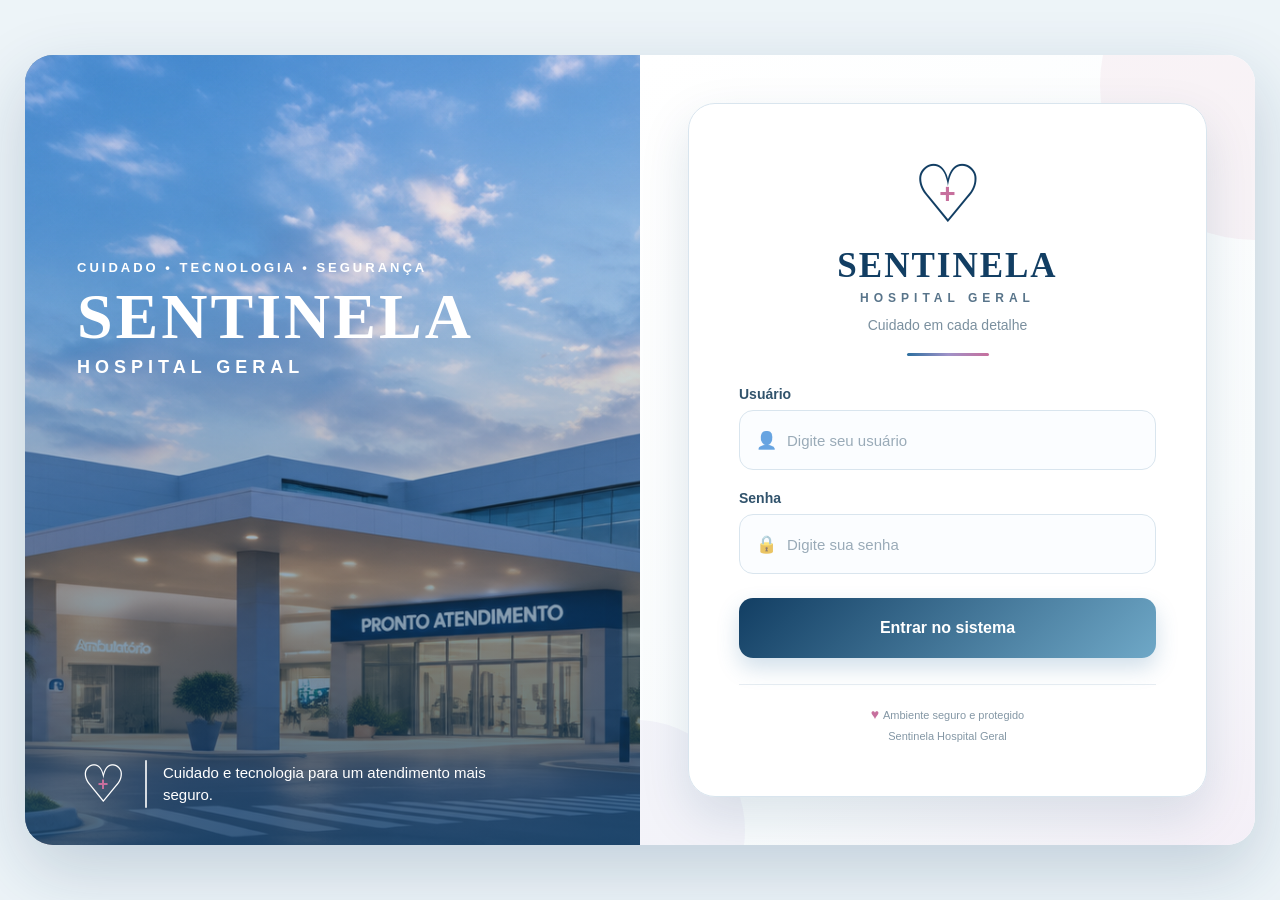
<file: frontend/index.html>
<!DOCTYPE html>
<html lang="pt-BR">
<head>
  <meta charset="UTF-8">
  <meta name="viewport" content="width=device-width, initial-scale=1.0">

  <title>Sentinela - Hospital Geral</title>

  <style>
    * {
      margin: 0;
      padding: 0;
      box-sizing: border-box;
    }

    :root {
      --azul-escuro: #123e63;
      --azul: #2d6f9f;
      --azul-claro: #6fa8c7;
      --rosa: #c76f9d;
      --lilas: #9f92c8;
      --fundo: #edf4f8;
      --texto: #24435b;
      --borda: #d9e5ee;
    }

    body {
      min-height: 100vh;
      background: var(--fundo);
      font-family: Arial, Helvetica, sans-serif;

      display: flex;
      justify-content: center;
      align-items: center;

      padding: 25px;
    }

    .login-container {
      width: 100%;
      max-width: 1400px;
      min-height: 730px;

      background: white;
      border-radius: 28px;
      overflow: hidden;

      display: grid;
      grid-template-columns: 1fr 1fr;

      box-shadow:
        0 25px 70px rgba(18, 62, 99, 0.20);
    }

    /* =========================
       LADO DO HOSPITAL
       ========================= */

    .hospital {
      position: relative;
      min-height: 730px;
      overflow: hidden;

      display: flex;
      align-items: flex-end;

      padding: 52px;

      background: #7890a5;
    }

    .hospital img {
      position: absolute;

      inset: 0;

      width: 100%;
      height: 100%;

      object-fit: cover;
      object-position: center;

      z-index: 0;
    }

    .hospital::after {
      content: "";

      position: absolute;

      inset: 0;

      background:
        linear-gradient(
          to top,
          rgba(18, 62, 99, 0.78),
          rgba(18, 62, 99, 0.12) 68%,
          rgba(18, 62, 99, 0.03)
        );

      z-index: 1;

      pointer-events: none;
    }

    .hospital-text {
      position: relative;

      z-index: 2;

      color: white;

      max-width: 620px;

      transform: translateY(-400px);
    }

    .mini {
      font-size: 13px;

      letter-spacing: 3px;

      font-weight: bold;

      margin-bottom: 10px;
    }

    .hospital h1 {
      font-family:
        Georgia,
        "Times New Roman",
        serif;

      font-size:
        clamp(44px, 5vw, 72px);

      letter-spacing: 3px;

      line-height: 1;

      margin-bottom: 8px;
    }

    .hospital h2 {
      font-size: 18px;

      letter-spacing: 5px;

      margin-bottom: 15px;
    }

    /* =========================
       FRASE COM CORAÇÃO
       ========================= */

    .hospital-slogan {
      position: absolute;

      left: 52px;
      bottom: 35px;

      z-index: 3;

      display: flex;

      align-items: center;

      color: white;
    }

    .slogan-icon {
      width: 52px;
      height: 52px;

      position: relative;

      flex-shrink: 0;
    }

    .slogan-icon::before {
      content: "♡";

      position: absolute;

      inset: 0;

      display: flex;

      align-items: center;

      justify-content: center;

      color: white;

      font-size: 52px;

      line-height: 1;
    }

    .slogan-icon::after {
      content: "+";

      position: absolute;

      left: 50%;
      top: 50%;

      transform:
        translate(-50%, -50%);

      color: var(--rosa);

      font-size: 18px;

      font-weight: bold;
    }

    .slogan-line {
      width: 2px;

      height: 48px;

      margin: 0 16px;

      background: rgba(255, 255, 255, 0.8);

      border-radius: 5px;
    }

    .hospital-slogan p {
      margin: 0;

      max-width: 360px;

      color: white;

      font-size: 15px;

      line-height: 1.45;

      font-weight: 500;
    }

    /* =========================
       LADO DO LOGIN
       ========================= */

    .login-side {
      position: relative;

      background:
        linear-gradient(
          145deg,
          #ffffff 0%,
          #f9fcfd 70%,
          #f4eff7 100%
        );

      display: flex;

      align-items: center;

      justify-content: center;

      padding: 48px;

      overflow: hidden;
    }

    .login-side::before {
      content: "";

      position: absolute;

      width: 310px;
      height: 310px;

      border-radius: 50%;

      background:
        rgba(199, 111, 157, 0.08);

      right: -155px;
      top: -125px;
    }

    .login-side::after {
      content: "";

      position: absolute;

      width: 220px;
      height: 220px;

      border-radius: 50%;

      background:
        rgba(159, 146, 200, 0.08);

      left: -115px;
      bottom: -95px;
    }

    /* =========================
       CARD
       ========================= */

    .login-card {
      width: 100%;

      max-width: 520px;

      position: relative;

      z-index: 3;

      background:
        rgba(255, 255, 255, 0.98);

      border:
        1px solid var(--borda);

      border-radius: 27px;

      padding: 50px;

      box-shadow:
        0 20px 50px
        rgba(18, 62, 99, 0.13);
    }

    /* =========================
       LOGO
       ========================= */

    .logo {
      text-align: center;

      margin-bottom: 28px;
    }

    .logo-icon {
      width: 80px;
      height: 80px;

      margin: 0 auto 12px;

      position: relative;
    }

    .logo-icon::before {
      content: "♡";

      position: absolute;

      inset: 0;

      display: flex;

      align-items: center;

      justify-content: center;

      color:
        var(--azul-escuro);

      font-size: 80px;
    }

    .logo-icon::after {
      content: "+";

      position: absolute;

      left: 50%;
      top: 50%;

      transform:
        translate(-50%, -50%);

      color: var(--rosa);

      font-size: 28px;

      font-weight: bold;
    }

    .logo h1 {
      color:
        var(--azul-escuro);

      font-family:
        Georgia,
        "Times New Roman",
        serif;

      font-size: 35px;

      letter-spacing: 2px;
    }

    .logo h2 {
      color: #58748a;

      font-size: 12px;

      letter-spacing: 5px;

      margin-top: 5px;
    }

    .logo p {
      color: #7b909f;

      font-size: 14px;

      margin-top: 12px;
    }

    .linha {
      width: 82px;

      height: 3px;

      margin:
        20px auto 30px;

      border-radius: 10px;

      background:
        linear-gradient(
          90deg,
          var(--azul),
          var(--lilas),
          var(--rosa)
        );
    }

    /* =========================
       CAMPOS
       ========================= */

    .campo {
      margin-bottom: 20px;
    }

    .campo label {
      display: block;

      color: #31536c;

      font-size: 14px;

      font-weight: bold;

      margin-bottom: 8px;
    }

    .input-container {
      position: relative;
    }

    .icone {
      position: absolute;

      left: 17px;

      top: 50%;

      transform:
        translateY(-50%);

      font-size: 17px;

      opacity: 0.65;

      z-index: 2;
    }

    .campo input {
      width: 100%;

      height: 60px;

      border:
        1px solid var(--borda);

      border-radius: 14px;

      background: #fbfdff;

      color: var(--texto);

      font-size: 15px;

      padding:
        0 16px 0 47px;

      outline: none;

      transition: 0.2s;
    }

    .campo input::placeholder {
      color: #9aabb8;
    }

    .campo input:focus {
      border-color:
        var(--azul-claro);

      background: white;

      box-shadow:
        0 0 0 4px
        rgba(76, 143, 181, 0.12);
    }

    /* =========================
       BOTÃO
       ========================= */

    .btn-entrar {
      width: 100%;

      height: 60px;

      border: none;

      border-radius: 14px;

      background:
        linear-gradient(
          135deg,
          var(--azul-escuro),
          var(--azul-claro)
        );

      color: white;

      font-size: 16px;

      font-weight: bold;

      cursor: pointer;

      box-shadow:
        0 10px 22px
        rgba(45, 111, 159, 0.22);

      transition: 0.2s;

      margin-top: 4px;
    }

    .btn-entrar:hover {
      transform:
        translateY(-1px);

      filter:
        brightness(1.04);
    }

    .btn-entrar:disabled {
      opacity: 0.7;

      cursor: wait;

      transform: none;
    }

    /* =========================
       RODAPÉ
       ========================= */

    .rodape {
      text-align: center;

      border-top:
        1px solid #e7edf2;

      margin-top: 26px;

      padding-top: 18px;

      color: #8497a5;

      font-size: 11px;

      line-height: 1.7;
    }

    .coracao {
      color: var(--rosa);

      font-size: 14px;
    }

    /* =========================
       CELULAR
       ========================= */

    @media (max-width: 900px) {

      body {
        padding: 12px;
      }

      .login-container {
        grid-template-columns: 1fr;

        min-height: auto;
      }

      .hospital {
        min-height: 430px;
      }

      .login-side {
        padding: 30px 20px;
      }
    }

    @media (max-width: 520px) {

      .hospital {
        min-height: 330px;

        padding: 25px;
      }

      .hospital-text {
        transform: translateY(-180px);
      }

      .hospital h1 {
        font-size: 40px;
      }

      .hospital h2 {
        font-size: 13px;

        letter-spacing: 3px;
      }

      .hospital-slogan {
        left: 25px;

        bottom: 25px;
      }

      .slogan-icon {
        width: 44px;
        height: 44px;
      }

      .slogan-icon::before {
        font-size: 44px;
      }

      .slogan-icon::after {
        font-size: 15px;
      }

      .slogan-line {
        height: 42px;

        margin: 0 12px;
      }

      .hospital-slogan p {
        max-width: 270px;

        font-size: 13px;

        line-height: 1.4;
      }

      .login-card {
        padding:
          30px 23px;
      }

      .logo h1 {
        font-size: 27px;
      }
    }

  </style>
</head>

<body>

  <main class="login-container">

    <!-- =========================
         HOSPITAL
         ========================= -->

    <section class="hospital">

      <!-- COLOQUE A NOVA IMAGEM NA PASTA frontend
           COM O NOME: sentinela-hospital-bg.jpg -->

      <img
        src="file_000000009c78820e97ea46b3f62877cf.png"
        alt="Hospital Geral Sentinela"
      >

      <div class="hospital-text">

        <div class="mini">
          CUIDADO • TECNOLOGIA • SEGURANÇA
        </div>

        <h1>
          SENTINELA
        </h1>

        <h2>
          HOSPITAL GERAL
        </h2>

      </div>


      <div class="hospital-slogan">

        <div class="slogan-icon"></div>

        <div class="slogan-line"></div>

        <p>
          Cuidado e tecnologia para um atendimento mais seguro.
        </p>

      </div>

    </section>


    <!-- =========================
         LOGIN
         ========================= -->

    <section class="login-side">

      <div class="login-card">

        <div class="logo">

          <div class="logo-icon"></div>

          <h1>
            SENTINELA
          </h1>

          <h2>
            HOSPITAL GERAL
          </h2>

          <p>
            Cuidado em cada detalhe
          </p>

          <div class="linha"></div>

        </div>


        <div class="campo">

          <label for="usuario">
            Usuário
          </label>

          <div class="input-container">

            <span class="icone">
              👤
            </span>

            <input
              type="text"
              id="usuario"
              placeholder="Digite seu usuário"
              autocomplete="username"
            >

          </div>

        </div>


        <div class="campo">

          <label for="senha">
            Senha
          </label>

          <div class="input-container">

            <span class="icone">
              🔒
            </span>

            <input
              type="password"
              id="senha"
              placeholder="Digite sua senha"
              autocomplete="current-password"
            >

          </div>

        </div>


        <button
          class="btn-entrar"
          id="btnEntrar"
          onclick="login()"
        >
          Entrar no sistema
        </button>


        <div class="rodape">

          <span class="coracao">
            ♥
          </span>

          Ambiente seguro e protegido

          <br>

          Sentinela Hospital Geral

        </div>


      </div>

    </section>

  </main>


  <script>

    async function login() {

      const usuario =
        document
          .getElementById("usuario")
          .value
          .trim();

      const senha =
        document
          .getElementById("senha")
          .value;

      const botao =
        document
          .getElementById("btnEntrar");


      if (!usuario || !senha) {

        alert(
          "Por favor, preencha o usuário e a senha."
        );

        return;
      }


      botao.disabled = true;

      botao.innerText =
        "Entrando...";


      try {

        const resposta =
          await fetch(
            "/login",
            {
              method: "POST",

              headers: {
                "Content-Type":
                  "application/json"
              },

              body: JSON.stringify({
                usuario: usuario,
                senha: senha
              })
            }
          );


        if (!resposta.ok) {

          throw new Error(
            "Erro no servidor"
          );

        }


        const data =
          await resposta.json();


        if (data.tipo === "triagem") {

          window.location.href =
            "triagem.html";

          return;
        }


        if (data.tipo === "medico") {

          window.location.href =
            "medico.html";

          return;
        }


        if (data.tipo === "atendimento") {

          window.location.href =
            "atendimento.html";

          return;
        }


        alert(
          "Usuário ou senha inválidos."
        );


        botao.disabled = false;

        botao.innerText =
          "Entrar no sistema";

      }


      catch (erro) {

        console.error(
          "Erro:",
          erro
        );

        alert(
          "Não foi possível conectar ao servidor."
        );

        botao.disabled = false;

        botao.innerText =
          "Entrar no sistema";

      }

    }


    document.addEventListener(
      "keydown",
      function(event) {

        if (event.key === "Enter") {

          login();

        }

      }
    );

  </script>

</body>
</html>
</file>
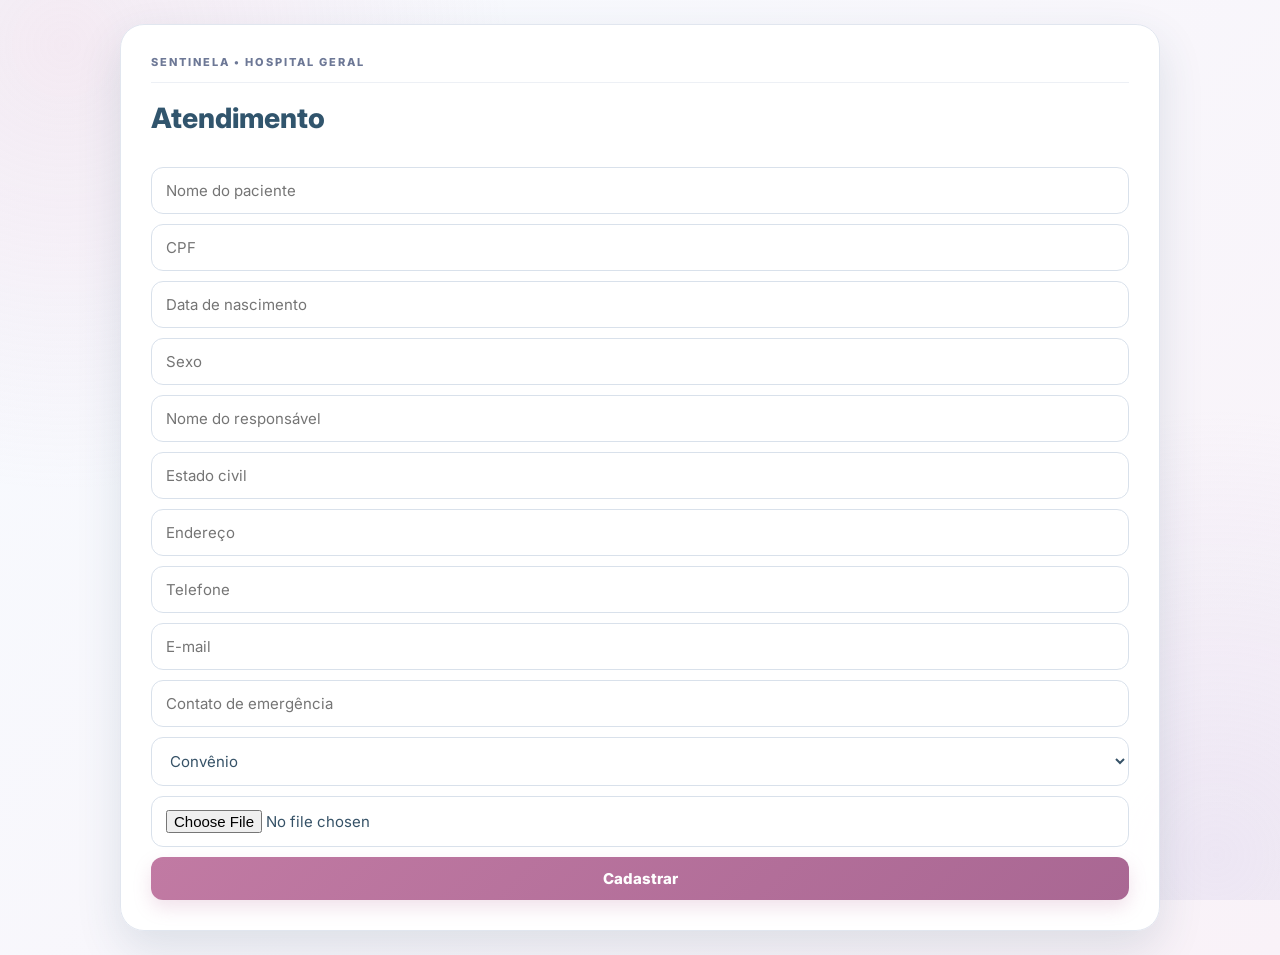
<file: frontend/atendimento.html>
<!DOCTYPE html>
<html lang="pt-BR">

<head>
  <meta charset="UTF-8">
  <meta name="viewport" content="width=device-width, initial-scale=1.0">

  <title>Atendimento - Sentinela</title>

  <link rel="stylesheet" href="css/style.css">
  <link rel="stylesheet" href="css/estilo-novo.css">
</head>

<body>

<div class="container">

  <h2>Atendimento</h2>

  <input
    id="nome"
    type="text"
    placeholder="Nome do paciente"
  >

  <input
    id="cpf"
    type="text"
    placeholder="CPF"
  >

  <input
    id="data"
    type="text"
    placeholder="Data de nascimento"
  >

  <input
    id="sexo"
    type="text"
    placeholder="Sexo"
  >

  <input
    id="responsavel"
    type="text"
    placeholder="Nome do responsável"
  >

  <input
    id="estadoCivil"
    type="text"
    placeholder="Estado civil"
  >

  <input
    id="endereco"
    type="text"
    placeholder="Endereço"
  >

  <input
    id="telefone"
    type="text"
    placeholder="Telefone"
  >

  <input
    id="email"
    type="email"
    placeholder="E-mail"
  >

  <input
    id="contatoEmergencia"
    type="text"
    placeholder="Contato de emergência"
  >

  <select id="tipo">

    <option value="Convenio">
      Convênio
    </option>

    <option value="Particular">
      Particular
    </option>

  </select>

  <input
    type="file"
    id="foto"
  >

  <button
    type="button"
    onclick="cadastrar()"
  >
    Cadastrar
  </button>

</div>


<script>

async function cadastrar() {

  const nome =
    document.getElementById("nome").value.trim();

  const cpf =
    document.getElementById("cpf").value.trim();

  const tipo =
    document.getElementById("tipo").value;


  // Verifica se o nome foi preenchido
  if (!nome) {

    alert("Digite o nome do paciente.");

    return;
  }


  try {

    const resposta = await fetch("/atendimento", {

      method: "POST",

      headers: {
        "Content-Type": "application/json"
      },

      body: JSON.stringify({

        nome: nome,

        cpf: cpf,

        tipo: tipo

      })

    });


    if (!resposta.ok) {

      throw new Error(
        "Erro ao cadastrar paciente."
      );

    }


    const paciente =
      await resposta.json();


    console.log(
      "Paciente cadastrado:",
      paciente
    );


    alert(
      "✅ Paciente cadastrado com sucesso!\n\n" +
      "O paciente foi enviado para a triagem."
    );


    // Limpa os campos principais
    document.getElementById("nome").value = "";
    document.getElementById("cpf").value = "";


  } catch (erro) {

    console.error(erro);

    alert(
      "❌ Não foi possível cadastrar o paciente.\n" +
      "Verifique se o servidor está funcionando."
    );

  }

}

</script>

</body>
</html>
</file>
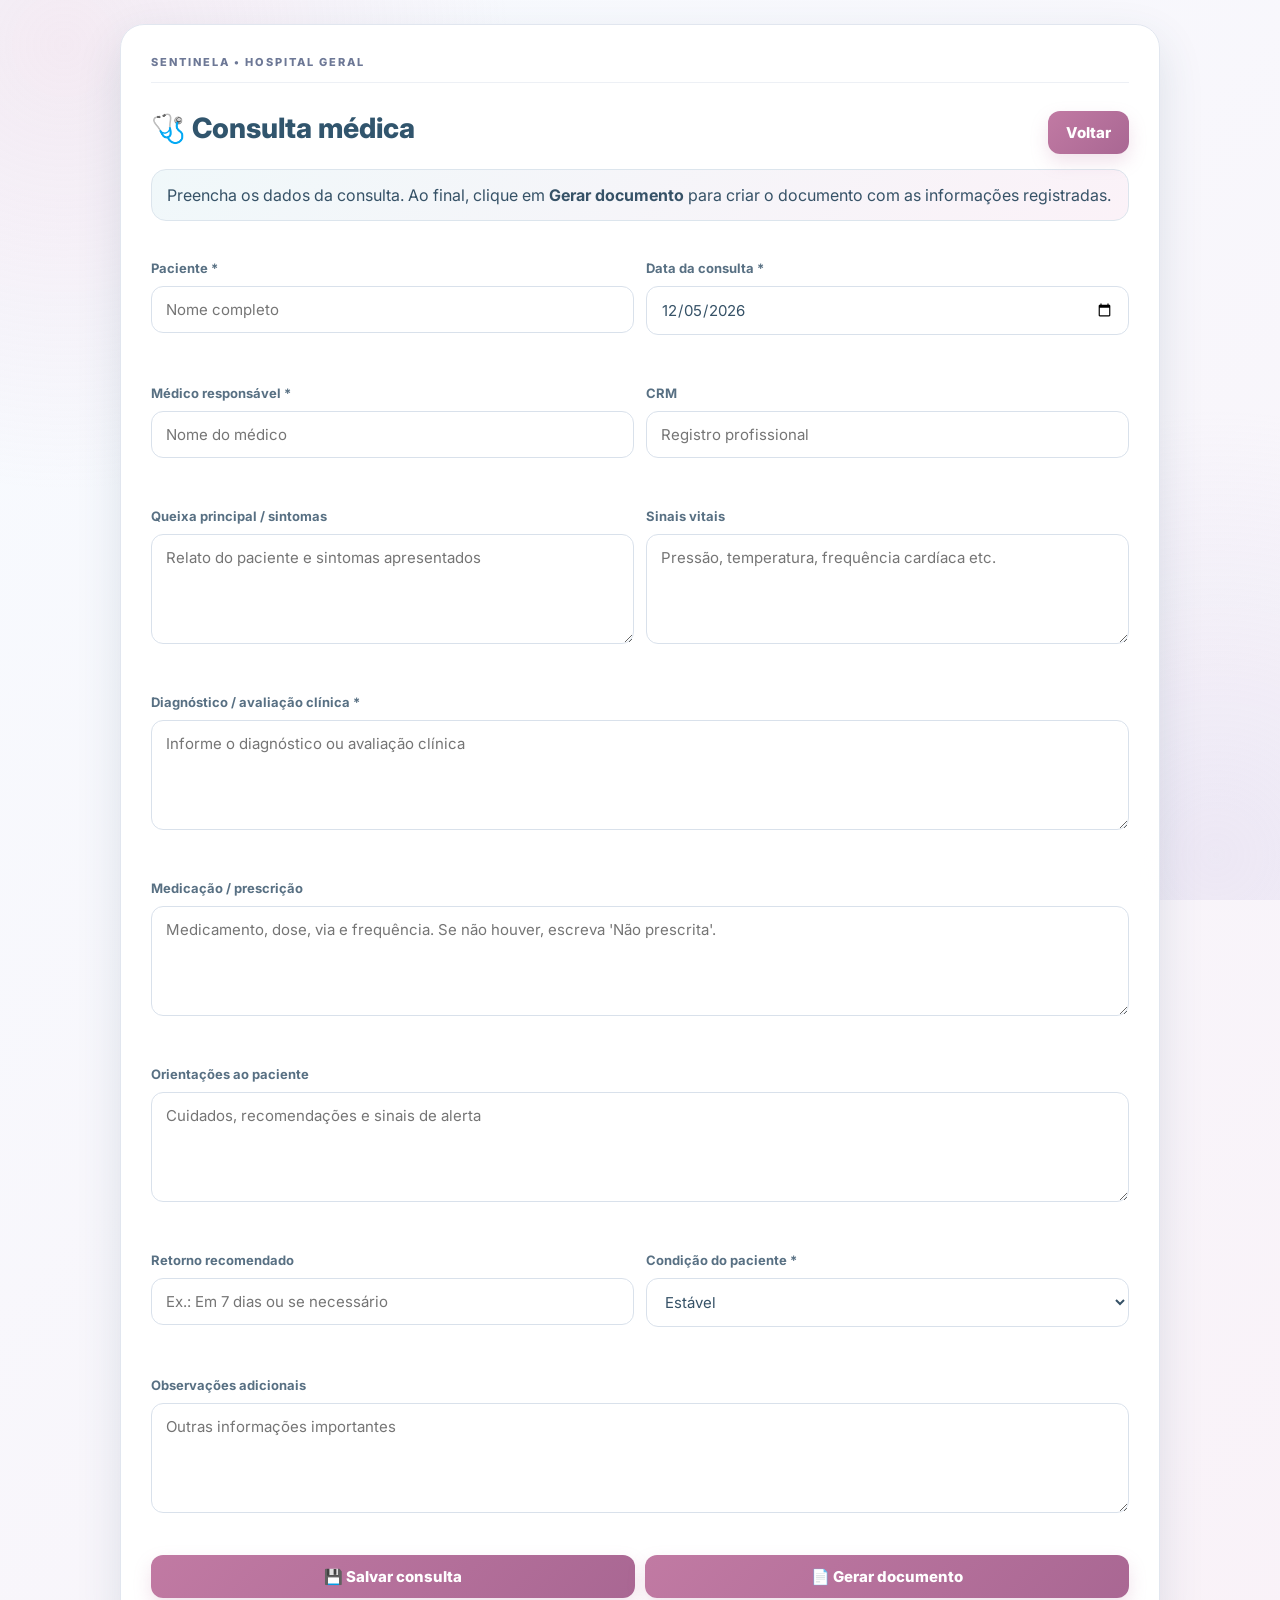
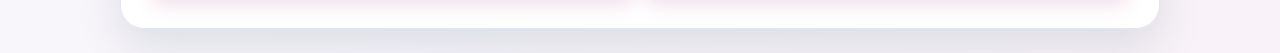
<file: frontend/consulta.html>
<!DOCTYPE html>
<html lang="pt-BR">

<head>
  <meta charset="UTF-8">
  <meta name="viewport" content="width=device-width, initial-scale=1.0">

  <title>Consulta médica - Sentinela</title>

  <link rel="stylesheet" href="css/style.css">

  <style>
    .topo {
      display: flex;
      justify-content: space-between;
      align-items: center;
      gap: 12px;
      flex-wrap: wrap;
    }

    .grid {
      display: grid;
      grid-template-columns: repeat(2, minmax(0, 1fr));
      gap: 12px;
    }

    .campo {
      display: flex;
      flex-direction: column;
    }

    .campo label {
      font-weight: bold;
      margin-top: 10px;
      color: #333;
    }

    .campo input,
    .campo select,
    .campo textarea {
      box-sizing: border-box;
    }

    .campo.full {
      grid-column: 1 / -1;
    }

    .acoes {
      display: flex;
      gap: 10px;
      flex-wrap: wrap;
      margin-top: 18px;
    }

    .acoes button {
      flex: 1;
      min-width: 180px;
    }

    .btn-sec {
      background: #6c757d;
    }

    .btn-sec:hover {
      background: #545b62;
    }

    .aviso {
      padding: 12px;
      border-radius: 8px;
      background: #f0f4ff;
      border: 1px solid #d0d8f0;
      color: #34495e;
      margin: 15px 0;
    }

    @media(max-width:650px) {
      .grid {
        grid-template-columns: 1fr;
      }
    }

    @media print {
      body {
        background: white;
      }

      .container {
        width: 100%;
        max-width: none;
        box-shadow: none;
        margin: 0;
        padding: 0;
      }

      .acoes,
      .aviso {
        display: none;
      }

      input,
      select,
      textarea {
        border: 1px solid #999 !important;
      }

      .topo button {
        display: none;
      }
    }
  </style>

  <link rel="stylesheet" href="css/estilo-novo.css">
</head>

<body>

  <div class="container">

    <div class="topo">
      <h2 style="margin:0">🩺 Consulta médica</h2>

      <button
        type="button"
        style="width:auto"
        onclick="window.close()">
        Voltar
      </button>
    </div>

    <div class="aviso">
      Preencha os dados da consulta. Ao final, clique em
      <b>Gerar documento</b>
      para criar o documento com as informações registradas.
    </div>

    <form id="consultaForm">

      <div class="grid">

        <div class="campo">
          <label for="paciente">
            Paciente *
          </label>

          <input
            id="paciente"
            required
            placeholder="Nome completo">
        </div>

        <div class="campo">
          <label for="data">
            Data da consulta *
          </label>

          <input
            id="data"
            type="date"
            required>
        </div>

        <div class="campo">
          <label for="medico">
            Médico responsável *
          </label>

          <input
            id="medico"
            required
            placeholder="Nome do médico">
        </div>

        <div class="campo">
          <label for="crm">
            CRM
          </label>

          <input
            id="crm"
            placeholder="Registro profissional">
        </div>

        <div class="campo">
          <label for="sintomas">
            Queixa principal / sintomas
          </label>

          <textarea
            id="sintomas"
            placeholder="Relato do paciente e sintomas apresentados"></textarea>
        </div>

        <div class="campo">
          <label for="sinais">
            Sinais vitais
          </label>

          <textarea
            id="sinais"
            placeholder="Pressão, temperatura, frequência cardíaca etc."></textarea>
        </div>

        <div class="campo full">
          <label for="diagnostico">
            Diagnóstico / avaliação clínica *
          </label>

          <textarea
            id="diagnostico"
            required
            placeholder="Informe o diagnóstico ou avaliação clínica"></textarea>
        </div>

        <div class="campo full">
          <label for="medicacao">
            Medicação / prescrição
          </label>

          <textarea
            id="medicacao"
            placeholder="Medicamento, dose, via e frequência. Se não houver, escreva 'Não prescrita'."></textarea>
        </div>

        <div class="campo full">
          <label for="orientacoes">
            Orientações ao paciente
          </label>

          <textarea
            id="orientacoes"
            placeholder="Cuidados, recomendações e sinais de alerta"></textarea>
        </div>

        <div class="campo">
          <label for="retorno">
            Retorno recomendado
          </label>

          <input
            id="retorno"
            placeholder="Ex.: Em 7 dias ou se necessário">
        </div>

        <div class="campo">

          <label for="condicao">
            Condição do paciente *
          </label>

          <select
            id="condicao"
            required
            onchange="verificarInternacao()">

            <option value="Estável">
              Estável
            </option>

            <option value="Melhorado">
              Melhorado
            </option>

            <option value="Sem alterações">
              Sem alterações
            </option>

            <option value="Encaminhado">
              Encaminhado para outro serviço
            </option>

            <option value="Internação">
              Internação
            </option>

          </select>

        </div>

        <!-- LOCAL DA INTERNAÇÃO -->

        <div
          class="campo"
          id="campoInternacao"
          style="display:none;">

          <label for="localInternacao">
            Encaminhar para *
          </label>

          <select id="localInternacao">

            <option value="">
              Selecione o quarto ou sala
            </option>

            <option value="Quarto 101">
              Quarto 101
            </option>

            <option value="Quarto 102">
              Quarto 102
            </option>

            <option value="Quarto 103">
              Quarto 103
            </option>

            <option value="Quarto 104">
              Quarto 104
            </option>

            <option value="Sala de internação 01">
              Sala de internação 01
            </option>

            <option value="Sala de internação 02">
              Sala de internação 02
            </option>

          </select>

        </div>

        <div class="campo full">

          <label for="observacoes">
            Observações adicionais
          </label>

          <textarea
            id="observacoes"
            placeholder="Outras informações importantes"></textarea>

        </div>

      </div>

      <div class="acoes">

        <button type="submit">
          💾 Salvar consulta
        </button>

        <button
          type="button"
          class="btn-sec"
          onclick="gerarPDF()">
          📄 Gerar documento
        </button>

      </div>

    </form>

  </div>

  <script>

    const ids = [
      'paciente',
      'data',
      'medico',
      'crm',
      'sintomas',
      'sinais',
      'diagnostico',
      'medicacao',
      'orientacoes',
      'retorno',
      'condicao',
      'localInternacao',
      'observacoes'
    ];

    document.getElementById('data').value =
      new Date().toISOString().slice(0, 10);

    const pacienteParam =
      new URLSearchParams(window.location.search)
        .get('paciente');

    if (pacienteParam) {
      document.getElementById('paciente').value =
        pacienteParam;
    }

    /* =========================
       MOSTRAR INTERNAÇÃO
       ========================= */

    function verificarInternacao() {

      const condicao =
        document.getElementById('condicao').value;

      const campo =
        document.getElementById('campoInternacao');

      const local =
        document.getElementById('localInternacao');

      if (condicao === 'Internação') {

        campo.style.display = 'flex';

        local.required = true;

      } else {

        campo.style.display = 'none';

        local.required = false;

        local.value = '';

      }

    }

    /* =========================
       PEGAR DADOS
       ========================= */

    function dados() {

      const o = {};

      ids.forEach(id => {

        o[id] =
          document.getElementById(id).value.trim();

      });

      return o;

    }

    /* =========================
       SALVAR CONSULTA
       ========================= */

    async function salvarConsulta(silencioso = false) {

      const d = dados();

      if (
        !d.paciente ||
        !d.data ||
        !d.medico ||
        !d.diagnostico
      ) {

        if (!silencioso) {

          alert(
            'Preencha os campos obrigatórios: paciente, data, médico e diagnóstico.'
          );

        }

        return false;
      }

      if (
        d.condicao === 'Internação' &&
        !d.localInternacao
      ) {

        if (!silencioso) {

          alert(
            'Selecione o quarto ou sala para a internação.'
          );

        }

        return false;
      }

      try {

        const r =
          await fetch(
            '/consulta',
            {
              method: 'POST',

              headers: {
                'Content-Type':
                  'application/json'
              },

              body:
                JSON.stringify(d)
            }
          );

        if (!r.ok)
          throw Error();

        if (!silencioso) {

          alert(
            '✅ Consulta salva com sucesso!'
          );

        }

        return true;

      } catch (e) {

        if (!silencioso) {

          alert(
            'Não foi possível salvar a consulta. Verifique se o servidor está ativo.'
          );

        }

        return false;

      }

    }

    document
      .getElementById('consultaForm')
      .addEventListener(
        'submit',
        e => {

          e.preventDefault();

          salvarConsulta();

        }
      );

    /* =========================
       ESCAPAR TEXTO DO DOCUMENTO
       ========================= */

    function escapar(v) {

      return String(v || '').replace(
        /[&<>"']/g,

        c => ({
          '&': '&amp;',
          '<': '&lt;',
          '>': '&gt;',
          '"': '&quot;',
          "'": '&#39;'
        }[c])

      );

    }

    /* =========================
       GERAR DOCUMENTO
       ========================= */

    async function gerarPDF() {

      const d = dados();

      if (
        !d.paciente ||
        !d.data ||
        !d.medico ||
        !d.diagnostico
      ) {

        alert(
          'Preencha os campos obrigatórios antes de gerar o documento.'
        );

        return;

      }

      if (
        d.condicao === 'Internação' &&
        !d.localInternacao
      ) {

        alert(
          'Selecione o quarto ou sala para a internação antes de gerar o documento.'
        );

        return;

      }

      await salvarConsulta(true);

      const w =
        window.open(
          '',
          '_blank'
        );

      if (!w) {

        alert(
          'Permita pop-ups para gerar o documento.'
        );

        return;

      }

      const localInternacaoPDF =
        d.condicao === 'Internação'
          ? `
            <p>
              <b>Local da internação:</b>
              ${escapar(d.localInternacao)}
            </p>
          `
          : '';

      w.document.write(`

<!doctype html>

<html>

<head>

<meta charset="utf-8">

<title>
Documento - ${escapar(d.paciente)}
</title>

<style>

body {
  font-family: Arial;
  margin: 40px;
  color: #222;
}

h1 {
  text-align: center;
  font-size: 22px;
}

h2 {
  font-size: 16px;
  border-bottom: 1px solid #aaa;
  padding-bottom: 5px;
  margin-top: 24px;
}

.linha {
  margin: 8px 0;
  white-space: pre-wrap;
}

.rodape {
  margin-top: 45px;
  text-align: center;
}

.internacao {
  margin-top: 10px;
  padding: 10px;
  border: 1px solid #bbb;
  border-radius: 6px;
}

@media print {

  button {
    display: none;
  }

}

</style>

</head>

<body>

<h1>
DOCUMENTO / CONSULTA MÉDICA
</h1>

<p>
<b>Paciente:</b>
${escapar(d.paciente)}
</p>

<p>

<b>Data:</b>
${escapar(d.data)}

&nbsp;

<b>Médico:</b>
${escapar(d.medico)}

&nbsp;

<b>CRM:</b>
${escapar(d.crm)}

</p>

<h2>
Queixa principal / sintomas
</h2>

<div class="linha">
${escapar(d.sintomas) || 'Não informado'}
</div>

<h2>
Sinais vitais
</h2>

<div class="linha">
${escapar(d.sinais) || 'Não informado'}
</div>

<h2>
Diagnóstico / avaliação clínica
</h2>

<div class="linha">
${escapar(d.diagnostico)}
</div>

<h2>
Medicação / prescrição
</h2>

<div class="linha">
${escapar(d.medicacao) || 'Não prescrita'}
</div>

<h2>
Orientações
</h2>

<div class="linha">
${escapar(d.orientacoes) || 'Não informado'}
</div>

<h2>
Retorno e condição
</h2>

<div class="linha">

<b>Retorno:</b>
${escapar(d.retorno) || 'Se necessário'}

<br>

<b>Condição:</b>
${escapar(d.condicao)}

</div>

${localInternacaoPDF}

<h2>
Observações
</h2>

<div class="linha">
${escapar(d.observacoes) || 'Nenhuma'}
</div>

<div class="rodape">

__________________________________

<br>

${escapar(d.medico)}

${d.crm
  ? ' - CRM ' + escapar(d.crm)
  : ''
}

<br>

Assinatura do médico

</div>

<br>

<button onclick="window.print()">
Imprimir / Salvar como PDF
</button>

</body>

</html>

`);

      w.document.close();

      w.focus();

      setTimeout(
        () => {
          w.print();
        },
        400
      );

    }

  </script>

</body>

</html>
</file>
<file: frontend/css/style.css>
@import url("https://fonts.googleapis.com/css2?family=Inter:wght@400;500;600;700;800&family=Nunito:wght@500;600;700;800&display=swap");

:root{
  --navy:#183b56;
  --blue:#2f7ea5;
  --teal:#49a7a0;
  --pink:#e9a8b8;
  --lilac:#d9d1f2;
  --bg:#f4f8fb;
  --surface:#ffffff;
  --text:#243746;
  --muted:#718392;
  --border:#dce8ef;
  --shadow:0 14px 35px rgba(24,59,86,.10);
}
*{box-sizing:border-box}
body{font-family:'Inter',Arial,sans-serif;background:linear-gradient(135deg,#f5f9fc,#eef7f6);color:var(--text);margin:0;min-height:100vh;padding:24px}
body:before{content:"";position:fixed;inset:0;pointer-events:none;background:radial-gradient(circle at 10% 10%,rgba(233,168,184,.18),transparent 28%),radial-gradient(circle at 90% 90%,rgba(217,209,242,.22),transparent 30%)}
.container{position:relative;width:100%;max-width:980px;margin:0 auto;background:rgba(255,255,255,.96);padding:30px;border:1px solid rgba(220,232,239,.9);border-radius:24px;box-shadow:var(--shadow)}
h1,h2,h3{font-family:'Nunito',Arial,sans-serif;color:var(--navy);margin-top:0}
h2{font-size:28px;margin-bottom:22px}h3{font-size:20px}
input,select,textarea,button{font-family:inherit;width:100%;padding:13px 15px;margin-top:10px;border-radius:12px;border:1px solid var(--border);font-size:15px;transition:.2s}
input,select,textarea{background:#fbfdfe;color:var(--text)}
input:focus,select:focus,textarea:focus{outline:none;border-color:var(--teal);box-shadow:0 0 0 4px rgba(73,167,160,.12);background:#fff}
textarea{min-height:110px;resize:vertical}
button{background:linear-gradient(135deg,var(--blue),var(--teal));color:white;border:none;cursor:pointer;font-weight:700;box-shadow:0 6px 14px rgba(47,126,165,.18)}
button:hover{filter:brightness(.96);transform:translateY(-1px)}
.card{border:1px solid var(--border);padding:20px;margin:15px 0;border-radius:16px;background:#fff;box-shadow:0 6px 18px rgba(24,59,86,.06);border-left:5px solid var(--pink)}
.card h3{margin-bottom:10px}.card p{line-height:1.6;color:#506575}
hr{border:0;border-top:1px solid var(--border);margin:28px 0}
.verde,.amarelo,.vermelho{display:inline-block;padding:6px 12px;border-radius:999px;font-weight:700}.verde{background:#dff4e8;color:#28794b}.amarelo{background:#fff0c9;color:#8a6512}.vermelho{background:#ffe0e3;color:#a83a4a}
@media(max-width:650px){body{padding:12px}.container{padding:20px;border-radius:18px}h2{font-size:23px}}
</file>
<file: frontend/css/estilo-novo.css>
@import url("https://fonts.googleapis.com/css2?family=Inter:wght@400;500;600;700;800&family=Playfair+Display:wght@600;700&display=swap");
:root{--navy:#31556d;--blue:#4c86a3;--teal:#9bd5d3;--pink:#c17aa3;--pink2:#eab8cf;--lilac:#cfc7e8;--cream:#fffdfd;--ink:#365267;--line:#e4e7f0;--shadow:0 18px 45px rgba(49,85,109,.14)}
*{box-sizing:border-box} body{font-family:Inter,Segoe UI,Arial,sans-serif!important;background:linear-gradient(135deg,#f7fbff,#f9f2f8)!important;color:var(--ink)!important;margin:0!important;min-height:100vh;padding:24px!important} body:before{content:"";position:fixed;inset:0;pointer-events:none;background:radial-gradient(circle at 5% 5%,rgba(234,184,207,.25),transparent 30%),radial-gradient(circle at 95% 95%,rgba(207,199,232,.28),transparent 30%);z-index:-1}
.container{max-width:1040px!important;margin:0 auto!important;background:rgba(255,255,255,.96)!important;border:1px solid #e1e6ef!important;border-radius:24px!important;padding:30px!important;box-shadow:var(--shadow)!important}
h1,h2,h3{font-family:Inter,Segoe UI,Arial,sans-serif!important;color:var(--navy)!important}h2{font-size:28px!important;font-weight:800!important}h3{font-size:20px!important}
.container:before{content:"SENTINELA  •  HOSPITAL GERAL";display:block;color:#6d7896;font-size:11px;letter-spacing:2px;font-weight:800;margin-bottom:18px;border-bottom:1px solid #edf0f5;padding-bottom:13px}
input,select,textarea{font-family:inherit!important;background:#fff!important;color:var(--ink)!important;border:1px solid #d9e1eb!important;border-radius:12px!important;padding:13px 14px!important;outline:none}input:focus,select:focus,textarea:focus{border-color:var(--pink)!important;box-shadow:0 0 0 4px rgba(193,122,163,.14)!important}button{font-family:inherit!important;background:linear-gradient(135deg,var(--pink),#a96793)!important;color:#fff!important;border:0!important;border-radius:12px!important;padding:12px 18px!important;font-weight:800!important;box-shadow:0 8px 18px rgba(193,122,163,.22)!important;cursor:pointer!important}button:hover{filter:brightness(.98)!important;transform:translateY(-1px)}
.card{background:linear-gradient(135deg,#fff,#fcf9fc)!important;border:1px solid #e2e5ee!important;border-left:5px solid var(--pink)!important;border-radius:17px!important;padding:20px!important;box-shadow:0 8px 22px rgba(49,85,109,.07)!important}.card p{color:#607487!important;line-height:1.55}.card h3{margin-top:0!important}
hr{border:0!important;border-top:1px solid #e4e8f0!important;margin:28px 0!important}.aviso,.consultorio-input,.pacientes-fila{background:linear-gradient(135deg,#f0f8fa,#fbf2f8)!important;border:1px solid #dce5ed!important;border-radius:15px!important;padding:15px!important;color:var(--ink)!important}.fila-item{background:#fff!important;border:1px solid #e1e7ef!important;border-radius:12px!important}
.btn-tv,.btn-abrir-tv{background:linear-gradient(135deg,#4c86a3,#6caeb8)!important;border-radius:12px!important}.verde{background:#dff5e9!important;color:#2b8060!important}.amarelo{background:#fff0c9!important;color:#916b1b!important}.vermelho{background:#ffe0e6!important;color:#a34364!important}
/* Login */
body:has(.pagina){padding:0!important;background-image:linear-gradient(90deg,rgba(255,255,255,.12),rgba(255,247,252,.5)),url("https://images.unsplash.com/photo-1586773860418-d37222d8fce3?auto=format&fit=crop&w=1800&q=85")!important;background-size:cover!important;background-position:center!important;display:flex!important;align-items:center!important;justify-content:center!important;overflow:auto!important}body:has(.pagina):before{background:linear-gradient(90deg,rgba(39,72,91,.15),rgba(255,255,255,.35))!important;z-index:0}.pagina{max-width:470px!important;width:calc(100% - 32px)!important;padding:0!important;position:relative!important;z-index:2!important;background:transparent!important;border:0!important;box-shadow:none!important}.pagina:before{content:"";position:absolute;inset:-25px -35px -25px 45%;background:linear-gradient(135deg,rgba(234,184,207,.7),rgba(207,199,232,.45));border-radius:50% 0 0 50%;z-index:-1;filter:blur(.2px)}body:has(.pagina) .card{padding:36px 42px 30px!important;border:1px solid rgba(255,255,255,.8)!important;border-left:0!important;border-radius:24px!important;background:rgba(255,255,255,.95)!important;box-shadow:0 25px 70px rgba(40,60,75,.22)!important;text-align:center!important}.pagina .card:before{content:"♡";display:block;font-size:65px;line-height:1;color:#31556d;text-shadow:12px 0 0 #e5a8c4;margin-bottom:8px;font-family:Georgia,serif}.pagina .logo{display:none!important}.nome-hospital{font-family:Georgia,serif!important;font-size:31px!important;letter-spacing:1px!important;color:#31556d!important;text-transform:uppercase!important;line-height:1.05!important}.nome-hospital span{display:none!important}.nome-hospital strong{color:#31556d!important;font-weight:700!important}.slogan{color:#c17aa3!important;font-family:Georgia,serif!important;font-style:italic!important;font-size:16px!important}.linha{background:linear-gradient(90deg,transparent,#e5a8c4,transparent)!important;height:1px!important;margin:24px 0!important}.campo{text-align:left!important;margin:14px 0!important}.campo label{color:#587083!important;font-size:13px!important;font-weight:700!important}.input-box{background:#fff!important;border:1px solid #d9e1eb!important;border-radius:12px!important;padding:0 12px!important;display:flex!important;align-items:center!important}.input-box input{border:0!important;box-shadow:none!important;margin:0!important;background:transparent!important}.pagina #btnEntrar{background:linear-gradient(135deg,#c17aa3,#a96793)!important;width:100%!important;border-radius:12px!important;margin-top:15px!important}.rodape{color:#7c8b98!important;font-size:11px!important}
@media(max-width:650px){body{padding:12px!important}.container{padding:20px!important}.pagina{width:calc(100% - 22px)!important}.pagina .card{padding:28px 22px!important}}
/* TV */
body:has(.tv-container){padding:0!important;background:linear-gradient(135deg,#31556d,#203f55)!important}.tv-container{width:95vw!important;height:90vh!important;gap:18px!important}.tv-container .box{background:linear-gradient(135deg,#c17aa3,#e4a9c2)!important;border:5px solid #cfc7e8!important;border-radius:18px!important;box-shadow:0 8px 24px rgba(0,0,0,.22)!important}.tv-container .local-number,.tv-container #history-list,.tv-container .patient-name{color:#31556d!important}.tv-container .box-title{color:#fff!important;text-shadow:none!important}
</file>
